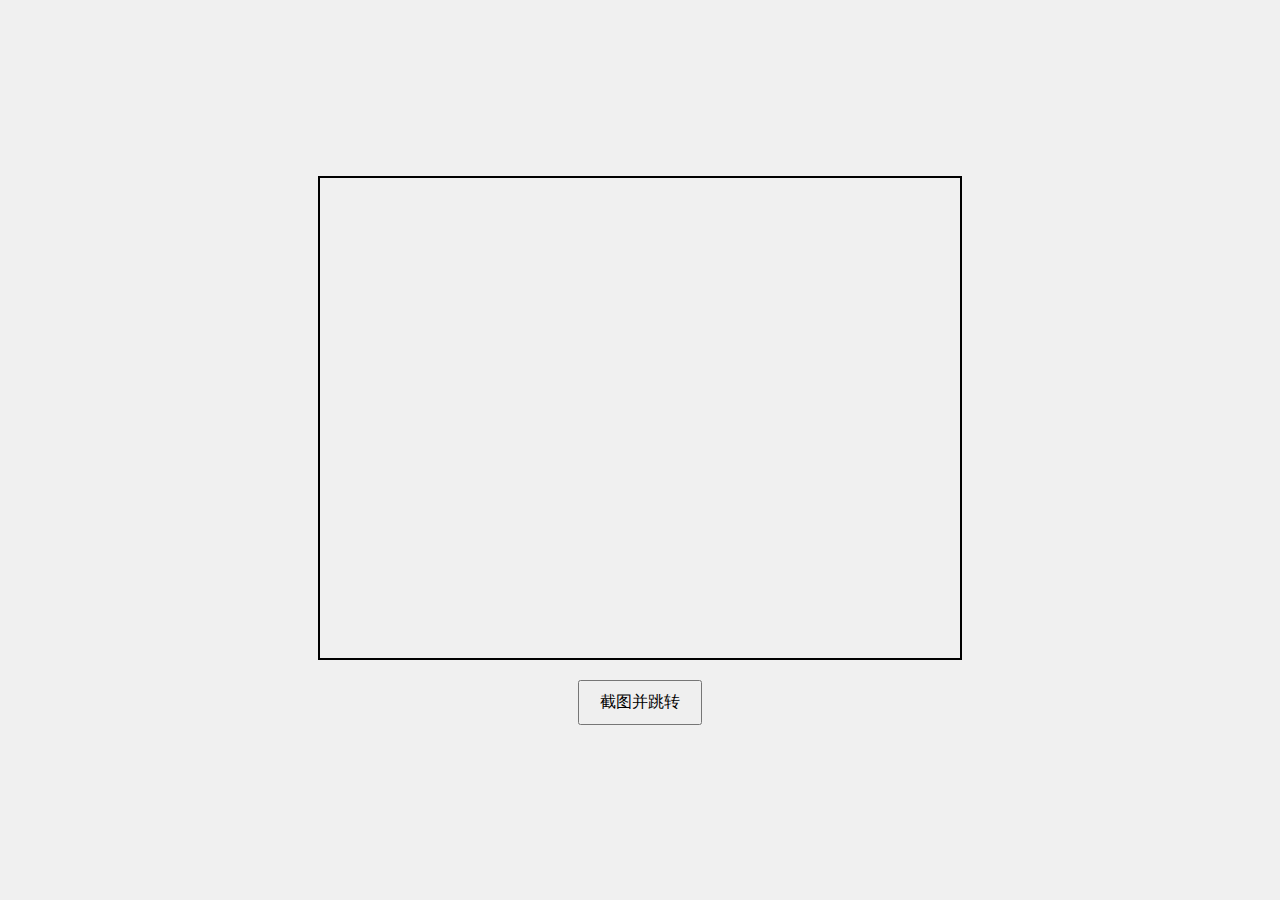
<file: camera.html>
<!DOCTYPE html>
<html lang="en">
<head>
    <meta charset="UTF-8">
    <meta name="viewport" content="width=device-width, initial-scale=1.0">
    <title>Camera Capture</title>
    <style>
        body {
            display: flex;
            flex-direction: column;
            align-items: center;
            justify-content: center;
            height: 100vh;
            margin: 0;
            background-color: #f0f0f0;
        }
        video {
            width: 640px;
            height: 480px;
            border: 2px solid #000;
        }
        canvas {
            display: none;
        }
        button {
            margin-top: 20px;
            padding: 10px 20px;
            font-size: 16px;
            cursor: pointer;
        }
    </style>
</head>
<body>
    <video id="video" autoplay></video>
    <canvas id="canvas"></canvas>
    <button id="capture">截图并跳转</button>

    <script>
        const video = document.getElementById('video');
        const canvas = document.getElementById('canvas');
        const captureButton = document.getElementById('capture');

        // 访问摄像头
        navigator.mediaDevices.getUserMedia({ video: true })
            .then(stream => {
                video.srcObject = stream;
            })
            .catch(err => {
                console.error("Error accessing camera: ", err);
                alert("无法访问摄像头，请检查权限或设备！");
            });

        // 截图并跳转
        captureButton.addEventListener('click', () => {
            // 设置 canvas 大小与视频相同
            canvas.width = video.videoWidth;
            canvas.height = video.videoHeight;

            // 绘制视频当前帧到 canvas
            const ctx = canvas.getContext('2d');
            ctx.drawImage(video, 0, 0, canvas.width, canvas.height);

            // 将截图转换为 base64 格式
            const imageData = canvas.toDataURL('image/png');

            // 将图片数据存储到 localStorage
            localStorage.setItem('capturedImage', imageData);

            // 停止摄像头
            const stream = video.srcObject;
            const tracks = stream.getTracks();
            tracks.forEach(track => track.stop());

            // 跳转到 shape.html
            window.location.href = 'shape.html';
        });
    </script>
</body>
</html>
</file>
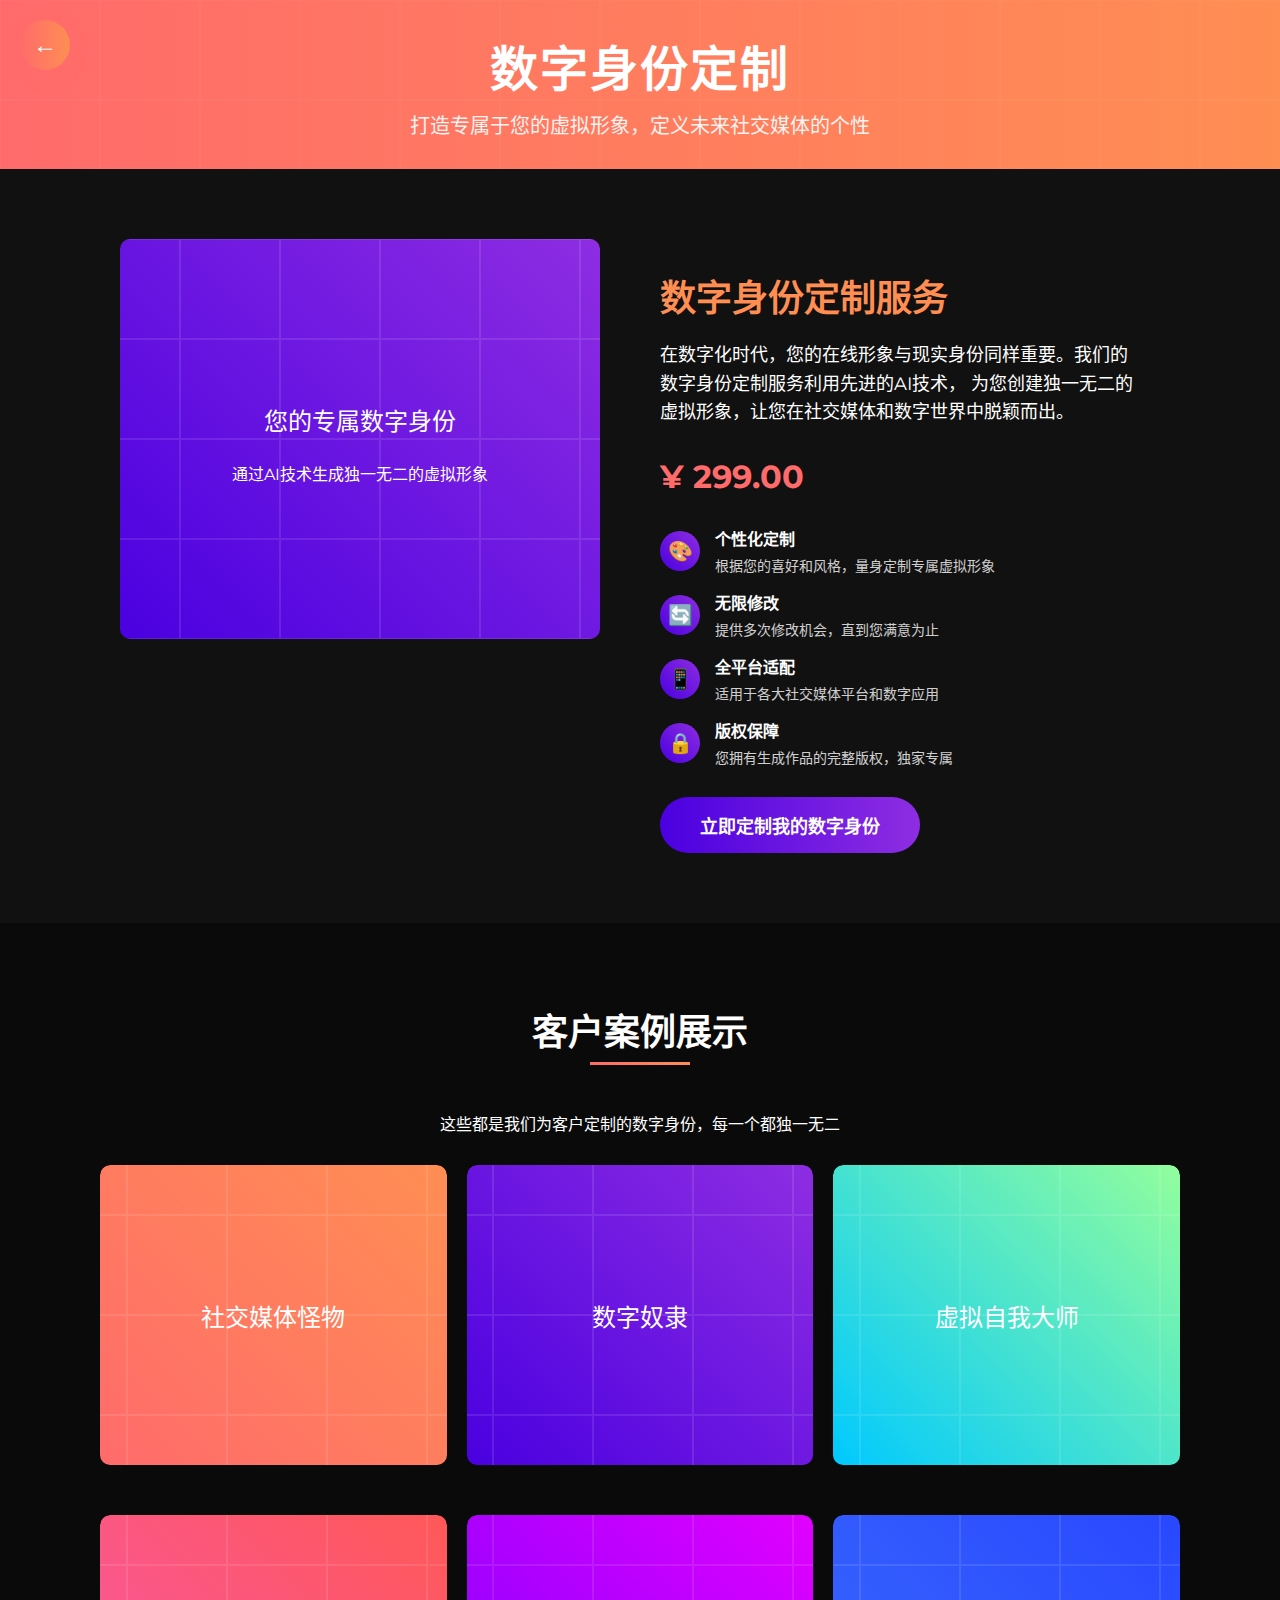
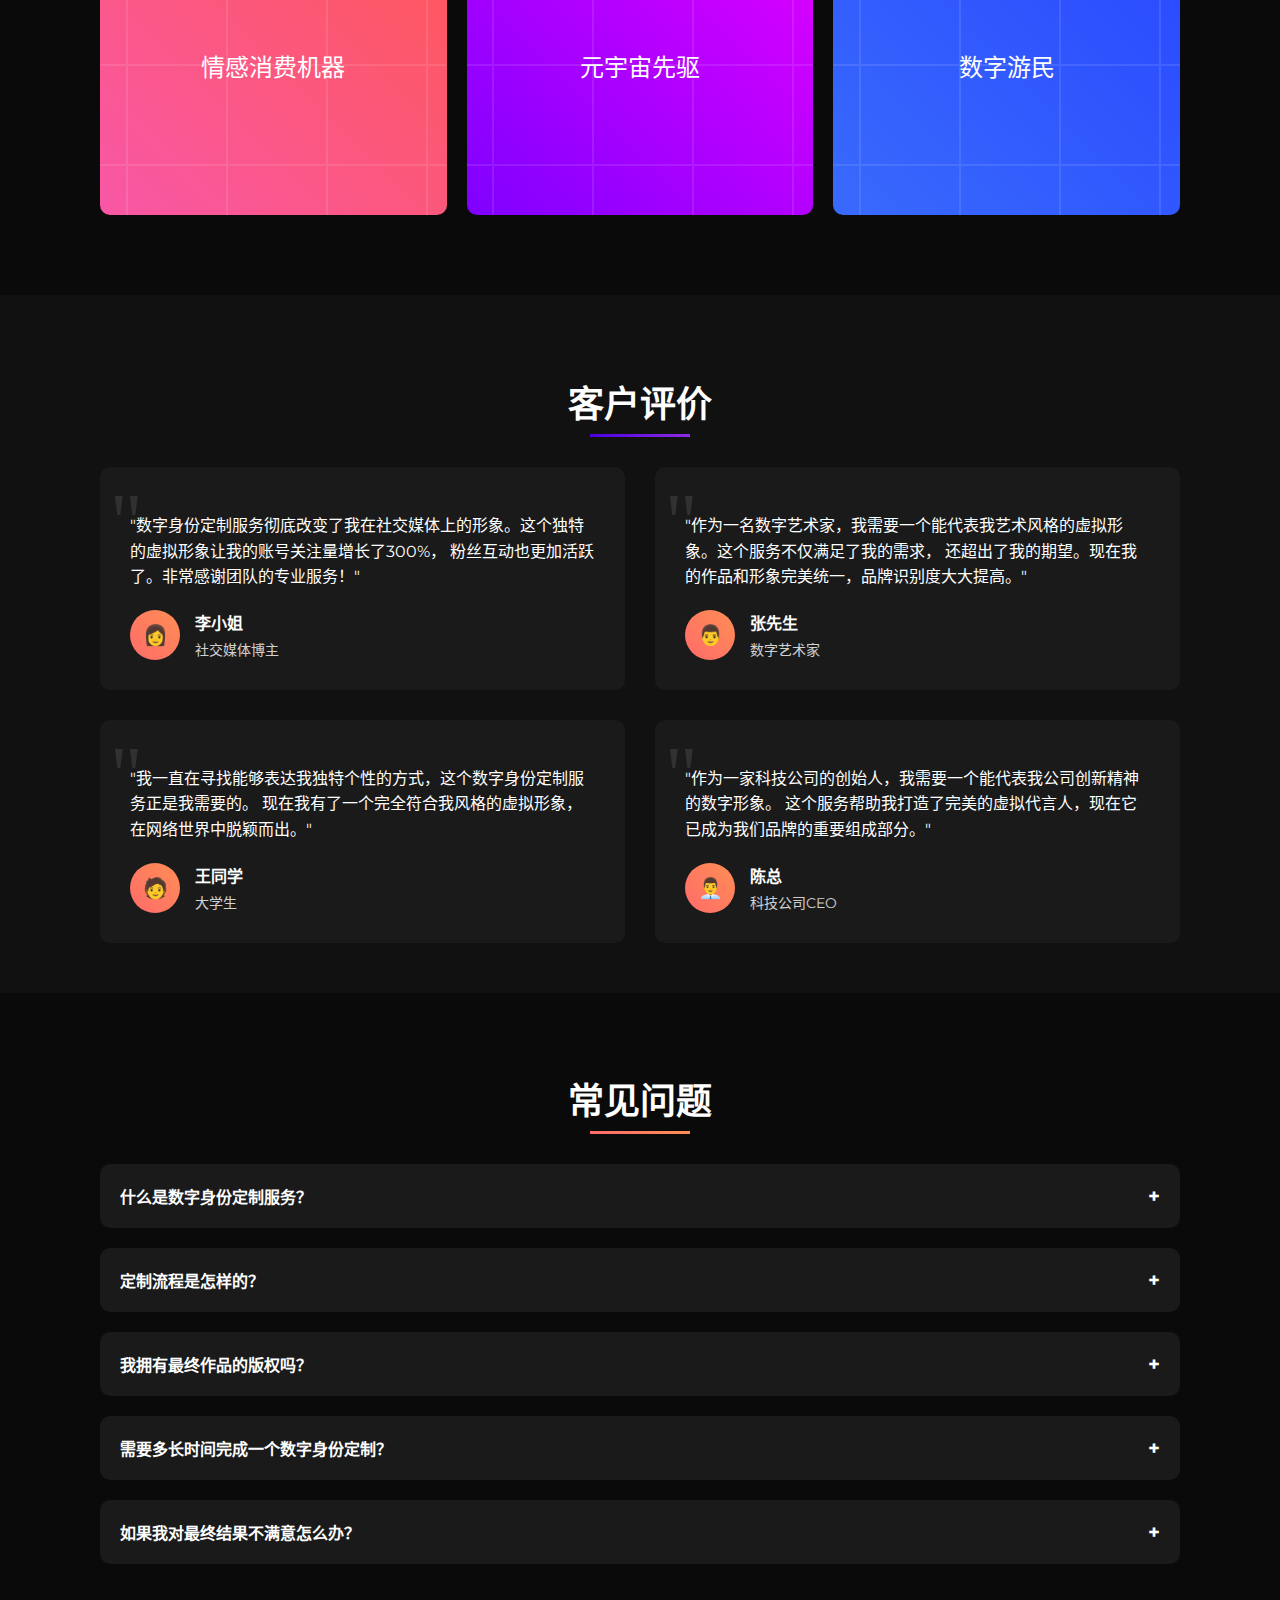
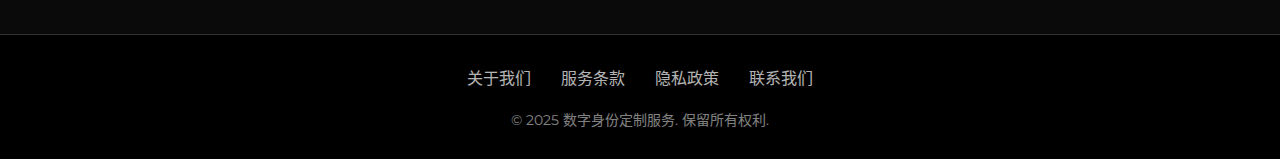
<file: digital_identity.html>
<!DOCTYPE html>
<html lang="zh-CN">
<head>
    <meta charset="UTF-8">
    <meta name="viewport" content="width=device-width, initial-scale=1.0, maximum-scale=1.0, user-scalable=no">
    <title>数字身份定制 - 专属虚拟形象</title>
    <style>
        @import url('https://fonts.googleapis.com/css2?family=Montserrat:wght@300;400;700;800&display=swap');
        
        body {
            margin: 0;
            padding: 0;
            font-family: 'Montserrat', sans-serif;
            background-color: #000;
            color: #fff;
            overflow-x: hidden;
        }
        
        .container {
            width: 1080px;
            margin: 0 auto;
            position: relative;
        }
        
        header {
            padding: 30px 0;
            text-align: center;
            background: linear-gradient(90deg, #FF6B6B, #FF8E53);
            position: relative;
            overflow: hidden;
        }
        
        header h1 {
            font-size: 48px;
            margin: 0;
            font-weight: 800;
            text-transform: uppercase;
            letter-spacing: 2px;
            position: relative;
            z-index: 2;
        }
        
        header p {
            font-size: 20px;
            margin: 10px 0 0;
            opacity: 0.9;
            position: relative;
            z-index: 2;
        }
        
        .header-bg {
            position: absolute;
            top: 0;
            left: 0;
            width: 100%;
            height: 100%;
            background: url('data:image/svg+xml;utf8,<svg xmlns="http://www.w3.org/2000/svg" width="100" height="100" viewBox="0 0 100 100"><rect width="100" height="100" fill="none" stroke="rgba(255,255,255,0.1)" stroke-width="2"/></svg>');
            opacity: 0.3;
            z-index: 1;
        }
        
        .product-showcase {
            display: flex;
            padding: 50px 0;
            background-color: #111;
        }
        
        .product-image {
            flex: 1;
            padding: 20px;
            text-align: center;
        }
        
        .product-image img {
            max-width: 100%;
            border-radius: 10px;
            box-shadow: 0 10px 30px rgba(0, 0, 0, 0.5);
            border: 3px solid #FF6B6B;
        }
        
        .product-info {
            flex: 1;
            padding: 20px 40px;
        }
        
        .product-title {
            font-size: 36px;
            font-weight: 700;
            margin-bottom: 20px;
            color: #FF8E53;
        }
        
        .product-description {
            font-size: 18px;
            line-height: 1.6;
            margin-bottom: 30px;
        }
        
        .product-price {
            font-size: 32px;
            font-weight: 700;
            color: #FF6B6B;
            margin-bottom: 30px;
        }
        
        .product-features {
            margin-bottom: 30px;
        }
        
        .feature {
            display: flex;
            align-items: center;
            margin-bottom: 15px;
        }
        
        .feature-icon {
            width: 40px;
            height: 40px;
            background: linear-gradient(45deg, #4A00E0, #8E2DE2);
            border-radius: 50%;
            display: flex;
            justify-content: center;
            align-items: center;
            margin-right: 15px;
            font-size: 20px;
        }
        
        .feature-text {
            flex: 1;
        }
        
        .feature-title {
            font-weight: 700;
            margin-bottom: 5px;
        }
        
        .feature-description {
            font-size: 14px;
            opacity: 0.8;
        }
        
        .cta-button {
            display: inline-block;
            padding: 15px 40px;
            background: linear-gradient(90deg, #4A00E0, #8E2DE2);
            color: white;
            text-decoration: none;
            border-radius: 30px;
            font-weight: 700;
            font-size: 18px;
            transition: transform 0.3s, box-shadow 0.3s;
            border: none;
            cursor: pointer;
        }
        
        .cta-button:hover {
            transform: translateY(-5px);
            box-shadow: 0 10px 20px rgba(74, 0, 224, 0.4);
        }
        
        .gallery {
            padding: 50px 0;
            text-align: center;
            background-color: #0a0a0a;
        }
        
        .gallery h2 {
            font-size: 36px;
            margin-bottom: 40px;
            position: relative;
            display: inline-block;
        }
        
        .gallery h2:after {
            content: '';
            position: absolute;
            bottom: -10px;
            left: 50%;
            transform: translateX(-50%);
            width: 100px;
            height: 3px;
            background: linear-gradient(90deg, #FF6B6B, #FF8E53);
        }
        
        .gallery-grid {
            display: grid;
            grid-template-columns: repeat(3, 1fr);
            gap: 20px;
            margin-top: 30px;
        }
        
        .gallery-item {
            position: relative;
            overflow: hidden;
            border-radius: 10px;
            cursor: pointer;
            transition: transform 0.3s;
        }
        
        .gallery-item:hover {
            transform: scale(1.05);
        }
        
        .gallery-item img {
            width: 100%;
            height: 300px;
            object-fit: cover;
            display: block;
        }
        
        .gallery-item-overlay {
            position: absolute;
            bottom: 0;
            left: 0;
            right: 0;
            background: linear-gradient(to top, rgba(0,0,0,0.8), transparent);
            padding: 20px;
            transform: translateY(100%);
            transition: transform 0.3s;
        }
        
        .gallery-item:hover .gallery-item-overlay {
            transform: translateY(0);
        }
        
        .gallery-item-title {
            font-weight: 700;
            margin-bottom: 5px;
        }
        
        .gallery-item-description {
            font-size: 14px;
            opacity: 0.8;
        }
        
        .testimonials {
            padding: 50px 0;
            background-color: #111;
            text-align: center;
        }
        
        .testimonials h2 {
            font-size: 36px;
            margin-bottom: 40px;
            position: relative;
            display: inline-block;
        }
        
        .testimonials h2:after {
            content: '';
            position: absolute;
            bottom: -10px;
            left: 50%;
            transform: translateX(-50%);
            width: 100px;
            height: 3px;
            background: linear-gradient(90deg, #4A00E0, #8E2DE2);
        }
        
        .testimonial-grid {
            display: grid;
            grid-template-columns: repeat(2, 1fr);
            gap: 30px;
        }
        
        .testimonial {
            background-color: #1a1a1a;
            border-radius: 10px;
            padding: 30px;
            text-align: left;
            position: relative;
        }
        
        .testimonial:before {
            content: '"';
            position: absolute;
            top: 10px;
            left: 10px;
            font-size: 80px;
            color: rgba(255, 255, 255, 0.1);
            font-family: serif;
        }
        
        .testimonial-text {
            font-size: 16px;
            line-height: 1.6;
            margin-bottom: 20px;
        }
        
        .testimonial-author {
            display: flex;
            align-items: center;
        }
        
        .testimonial-avatar {
            width: 50px;
            height: 50px;
            border-radius: 50%;
            margin-right: 15px;
            background: linear-gradient(45deg, #FF6B6B, #FF8E53);
            display: flex;
            justify-content: center;
            align-items: center;
            font-size: 20px;
        }
        
        .testimonial-info {
            flex: 1;
        }
        
        .testimonial-name {
            font-weight: 700;
            margin-bottom: 5px;
        }
        
        .testimonial-role {
            font-size: 14px;
            opacity: 0.8;
        }
        
        .faq {
            padding: 50px 0;
            background-color: #0a0a0a;
        }
        
        .faq h2 {
            font-size: 36px;
            margin-bottom: 40px;
            text-align: center;
            position: relative;
            display: inline-block;
            left: 50%;
            transform: translateX(-50%);
        }
        
        .faq h2:after {
            content: '';
            position: absolute;
            bottom: -10px;
            left: 50%;
            transform: translateX(-50%);
            width: 100px;
            height: 3px;
            background: linear-gradient(90deg, #FF6B6B, #FF8E53);
        }
        
        .faq-item {
            margin-bottom: 20px;
            border-radius: 10px;
            overflow: hidden;
        }
        
        .faq-question {
            background-color: #1a1a1a;
            padding: 20px;
            font-weight: 700;
            cursor: pointer;
            display: flex;
            justify-content: space-between;
            align-items: center;
        }
        
        .faq-question:after {
            content: '+';
            font-size: 20px;
        }
        
        .faq-answer {
            background-color: #222;
            padding: 0 20px;
            max-height: 0;
            overflow: hidden;
            transition: max-height 0.3s, padding 0.3s;
        }
        
        .faq-item.active .faq-question:after {
            content: '-';
        }
        
        .faq-item.active .faq-answer {
            padding: 20px;
            max-height: 1000px;
        }
        
        footer {
            padding: 30px 0;
            text-align: center;
            background-color: #000;
            border-top: 1px solid #333;
        }
        
        .footer-links {
            display: flex;
            justify-content: center;
            margin-bottom: 20px;
        }
        
        .footer-link {
            margin: 0 15px;
            color: #fff;
            text-decoration: none;
            opacity: 0.7;
            transition: opacity 0.3s;
        }
        
        .footer-link:hover {
            opacity: 1;
        }
        
        .copyright {
            opacity: 0.5;
            font-size: 14px;
        }
        
        .back-button {
            position: fixed;
            top: 20px;
            left: 20px;
            background: linear-gradient(90deg, #FF6B6B, #FF8E53);
            color: white;
            border: none;
            border-radius: 50%;
            width: 50px;
            height: 50px;
            font-size: 24px;
            cursor: pointer;
            display: flex;
            justify-content: center;
            align-items: center;
            box-shadow: 0 5px 15px rgba(255, 107, 107, 0.4);
            transition: transform 0.3s, box-shadow 0.3s;
            z-index: 1000;
        }
        
        .back-button:hover {
            transform: translateY(-3px);
            box-shadow: 0 8px 20px rgba(255, 107, 107, 0.6);
        }
        
        /* 生成的图片样式 */
        .generated-image {
            width: 100%;
            height: 400px;
            background: linear-gradient(45deg, #4A00E0, #8E2DE2);
            border-radius: 10px;
            display: flex;
            justify-content: center;
            align-items: center;
            color: white;
            font-size: 24px;
            margin-bottom: 30px;
            position: relative;
            overflow: hidden;
        }
        
        .generated-image:before {
            content: '';
            position: absolute;
            width: 200%;
            height: 200%;
            background: url('data:image/svg+xml;utf8,<svg xmlns="http://www.w3.org/2000/svg" width="100" height="100" viewBox="0 0 100 100"><rect width="100" height="100" fill="none" stroke="rgba(255,255,255,0.1)" stroke-width="2"/></svg>');
            animation: backgroundScroll 20s linear infinite;
        }
        
        @keyframes backgroundScroll {
            0% { transform: translateX(0) translateY(0); }
            100% { transform: translateX(-50%) translateY(-50%); }
        }
        
        .generated-image-text {
            position: relative;
            z-index: 2;
            text-align: center;
            padding: 0 20px;
        }
    </style>
</head>
<body>
    <button class="back-button" onclick="window.location.href='index.html'">&larr;</button>
    
    <header>
        <div class="header-bg"></div>
        <div class="container">
            <h1>数字身份定制</h1>
            <p>打造专属于您的虚拟形象，定义未来社交媒体的个性</p>
        </div>
    </header>
    
    <section class="product-showcase">
        <div class="container" style="display: flex;">
            <div class="product-image">
                <div class="generated-image">
                    <div class="generated-image-text">
                        <p>您的专属数字身份</p>
                        <p style="font-size: 16px;">通过AI技术生成独一无二的虚拟形象</p>
                    </div>
                </div>
            </div>
            
            <div class="product-info">
                <h2 class="product-title">数字身份定制服务</h2>
                <p class="product-description">
                    在数字化时代，您的在线形象与现实身份同样重要。我们的数字身份定制服务利用先进的AI技术，
                    为您创建独一无二的虚拟形象，让您在社交媒体和数字世界中脱颖而出。
                </p>
                <div class="product-price">¥ 299.00</div>
                
                <div class="product-features">
                    <div class="feature">
                        <div class="feature-icon">🎨</div>
                        <div class="feature-text">
                            <div class="feature-title">个性化定制</div>
                            <div class="feature-description">根据您的喜好和风格，量身定制专属虚拟形象</div>
                        </div>
                    </div>
                    
                    <div class="feature">
                        <div class="feature-icon">🔄</div>
                        <div class="feature-text">
                            <div class="feature-title">无限修改</div>
                            <div class="feature-description">提供多次修改机会，直到您满意为止</div>
                        </div>
                    </div>
                    
                    <div class="feature">
                        <div class="feature-icon">📱</div>
                        <div class="feature-text">
                            <div class="feature-title">全平台适配</div>
                            <div class="feature-description">适用于各大社交媒体平台和数字应用</div>
                        </div>
                    </div>
                    
                    <div class="feature">
                        <div class="feature-icon">🔒</div>
                        <div class="feature-text">
                            <div class="feature-title">版权保障</div>
                            <div class="feature-description">您拥有生成作品的完整版权，独家专属</div>
                        </div>
                    </div>
                </div>
                
                <button class="cta-button">立即定制我的数字身份</button>
            </div>
        </div>
    </section>
    
    <section class="gallery">
        <div class="container">
            <h2>客户案例展示</h2>
            <p>这些都是我们为客户定制的数字身份，每一个都独一无二</p>
            
            <div class="gallery-grid">
                <div class="gallery-item">
                    <div class="generated-image" style="height: 300px; background: linear-gradient(45deg, #FF6B6B, #FF8E53);">
                        <div class="generated-image-text">
                            <p>社交媒体怪物</p>
                        </div>
                    </div>
                    <div class="gallery-item-overlay">
                        <div class="gallery-item-title">社交媒体怪物</div>
                        <div class="gallery-item-description">为社交媒体达人打造的独特数字身份</div>
                    </div>
                </div>
                
                <div class="gallery-item">
                    <div class="generated-image" style="height: 300px; background: linear-gradient(45deg, #4A00E0, #8E2DE2);">
                        <div class="generated-image-text">
                            <p>数字奴隶</p>
                        </div>
                    </div>
                    <div class="gallery-item-overlay">
                        <div class="gallery-item-title">数字奴隶</div>
                        <div class="gallery-item-description">探索数字世界与现实边界的艺术作品</div>
                    </div>
                </div>
                
                <div class="gallery-item">
                    <div class="generated-image" style="height: 300px; background: linear-gradient(45deg, #00C9FF, #92FE9D);">
                        <div class="generated-image-text">
                            <p>虚拟自我大师</p>
                        </div>
                    </div>
                    <div class="gallery-item-overlay">
                        <div class="gallery-item-title">虚拟自我大师</div>
                        <div class="gallery-item-description">为数字艺术家定制的专业形象</div>
                    </div>
                </div>
                
                <div class="gallery-item">
                    <div class="generated-image" style="height: 300px; background: linear-gradient(45deg, #F857A6, #FF5858);">
                        <div class="generated-image-text">
                            <p>情感消费机器</p>
                        </div>
                    </div>
                    <div class="gallery-item-overlay">
                        <div class="gallery-item-title">情感消费机器</div>
                        <div class="gallery-item-description">探讨数字时代情感价值的概念作品</div>
                    </div>
                </div>
                
                <div class="gallery-item">
                    <div class="generated-image" style="height: 300px; background: linear-gradient(45deg, #7F00FF, #E100FF);">
                        <div class="generated-image-text">
                            <p>元宇宙先驱</p>
                        </div>
                    </div>
                    <div class="gallery-item-overlay">
                        <div class="gallery-item-title">元宇宙先驱</div>
                        <div class="gallery-item-description">为元宇宙爱好者打造的前卫形象</div>
                    </div>
                </div>
                
                <div class="gallery-item">
                    <div class="generated-image" style="height: 300px; background: linear-gradient(45deg, #396afc, #2948ff);">
                        <div class="generated-image-text">
                            <p>数字游民</p>
                        </div>
                    </div>
                    <div class="gallery-item-overlay">
                        <div class="gallery-item-title">数字游民</div>
                        <div class="gallery-item-description">自由职业者的数字化身份表达</div>
                    </div>
                </div>
            </div>
        </div>
    </section>
    
    <section class="testimonials">
        <div class="container">
            <h2>客户评价</h2>
            
            <div class="testimonial-grid">
                <div class="testimonial">
                    <p class="testimonial-text">
                        "数字身份定制服务彻底改变了我在社交媒体上的形象。这个独特的虚拟形象让我的账号关注量增长了300%，
                        粉丝互动也更加活跃了。非常感谢团队的专业服务！"
                    </p>
                    <div class="testimonial-author">
                        <div class="testimonial-avatar">👩</div>
                        <div class="testimonial-info">
                            <div class="testimonial-name">李小姐</div>
                            <div class="testimonial-role">社交媒体博主</div>
                        </div>
                    </div>
                </div>
                
                <div class="testimonial">
                    <p class="testimonial-text">
                        "作为一名数字艺术家，我需要一个能代表我艺术风格的虚拟形象。这个服务不仅满足了我的需求，
                        还超出了我的期望。现在我的作品和形象完美统一，品牌识别度大大提高。"
                    </p>
                    <div class="testimonial-author">
                        <div class="testimonial-avatar">👨</div>
                        <div class="testimonial-info">
                            <div class="testimonial-name">张先生</div>
                            <div class="testimonial-role">数字艺术家</div>
                        </div>
                    </div>
                </div>
                
                <div class="testimonial">
                    <p class="testimonial-text">
                        "我一直在寻找能够表达我独特个性的方式，这个数字身份定制服务正是我需要的。
                        现在我有了一个完全符合我风格的虚拟形象，在网络世界中脱颖而出。"
                    </p>
                    <div class="testimonial-author">
                        <div class="testimonial-avatar">🧑</div>
                        <div class="testimonial-info">
                            <div class="testimonial-name">王同学</div>
                            <div class="testimonial-role">大学生</div>
                        </div>
                    </div>
                </div>
                
                <div class="testimonial">
                    <p class="testimonial-text">
                        "作为一家科技公司的创始人，我需要一个能代表我公司创新精神的数字形象。
                        这个服务帮助我打造了完美的虚拟代言人，现在它已成为我们品牌的重要组成部分。"
                    </p>
                    <div class="testimonial-author">
                        <div class="testimonial-avatar">👨‍💼</div>
                        <div class="testimonial-info">
                            <div class="testimonial-name">陈总</div>
                            <div class="testimonial-role">科技公司CEO</div>
                        </div>
                    </div>
                </div>
            </div>
        </div>
    </section>
    
    <section class="faq">
        <div class="container">
            <h2>常见问题</h2>
            
            <div class="faq-item">
                <div class="faq-question">什么是数字身份定制服务？</div>
                <div class="faq-answer">
                    <p>数字身份定制服务是利用AI技术为您创建独特的虚拟形象，这个形象可以用于社交媒体、个人品牌建设、数字艺术创作等多种场景。我们会根据您的喜好、风格和需求，量身定制一个专属于您的数字身份。</p>
                </div>
            </div>
            
            <div class="faq-item">
                <div class="faq-question">定制流程是怎样的？</div>
                <div class="faq-answer">
                    <p>定制流程包括：1) 填写需求问卷，告诉我们您的喜好和期望；2) 我们的设计师团队根据您的需求进行初步设计；3) 您提供反馈和修改意见；4) 我们进行调整直到您满意；5) 最终交付高质量的数字身份作品。</p>
                </div>
            </div>
            
            <div class="faq-item">
                <div class="faq-question">我拥有最终作品的版权吗？</div>
                <div class="faq-answer">
                    <p>是的，您拥有我们为您创建的数字身份的完整版权。您可以在任何平台使用它，也可以将其用于商业目的，没有任何限制。</p>
                </div>
            </div>
            
            <div class="faq-item">
                <div class="faq-question">需要多长时间完成一个数字身份定制？</div>
                <div class="faq-answer">
                    <p>通常情况下，从开始到完成一个数字身份定制需要7-10个工作日。如果您有特殊需求或者需要加急服务，请在订购时告知我们。</p>
                </div>
            </div>
            
            <div class="faq-item">
                <div class="faq-question">如果我对最终结果不满意怎么办？</div>
                <div class="faq-answer">
                    <p>我们提供无限次修改，直到您满意为止。如果经过多次修改后您仍然不满意，我们提供全额退款保证。客户满意度是我们最重视的。</p>
                </div>
            </div>
        </div>
    </section>
    
    <footer>
        <div class="container">
            <div class="footer-links">
                <a href="#" class="footer-link">关于我们</a>
                <a href="#" class="footer-link">服务条款</a>
                <a href="#" class="footer-link">隐私政策</a>
                <a href="#" class="footer-link">联系我们</a>
            </div>
            <div class="copyright">© 2025 数字身份定制服务. 保留所有权利.</div>
        </div>
    </footer>
    
    <script>
        // FAQ 交互
        document.querySelectorAll('.faq-question').forEach(question => {
            question.addEventListener('click', () => {
                const item = question.parentElement;
                item.classList.toggle('active');
            });
        });
        
        // 返回按钮功能
        document.querySelector('.back-button').addEventListener('click', () => {
            window.location.href = 'index.html';
        });
        
        // CTA按钮功能
        document.querySelector('.cta-button').addEventListener('click', () => {
            alert('感谢您的兴趣！我们的定制服务即将开放，请稍后再试。');
        });
        
        // 图库项目点击效果
        document.querySelectorAll('.gallery-item').forEach(item => {
            item.addEventListener('click', () => {
                alert('这是我们的客户案例，您也可以拥有类似的定制数字身份！');
            });
        });
    </script>
</body>
</html>
</file>
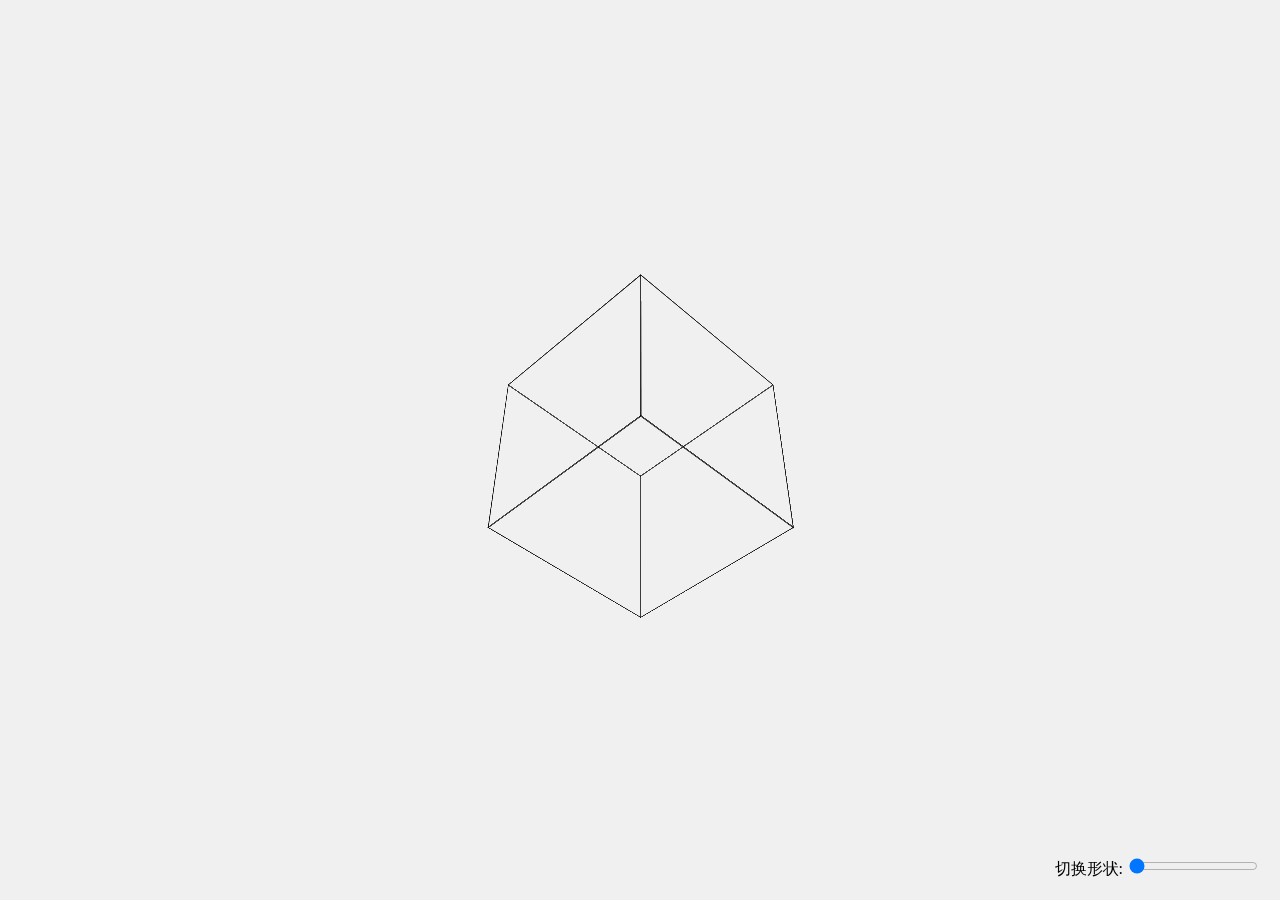
<file: shape.html>
<!DOCTYPE html>
<html lang="en">
<head>
    <meta charset="UTF-8">
    <meta name="viewport" content="width=device-width, initial-scale=1.0">
    <title>3D Shape with Captured Image</title>
    <style>
        body {
            display: flex;
            flex-direction: column;
            justify-content: center;
            align-items: center;
            height: 100vh;
            margin: 0;
            background-color: #f0f0f0;
            perspective: 1000px;
            position: relative;
        }

        .controls {
            position: absolute;
            bottom: 20px;
            right: 20px;
            margin: 0;
        }

        .shape-container {
            position: relative;
            width: 200px;
            height: 200px;
            transform-style: preserve-3d;
            transform: rotateX(45deg) rotateY(45deg);
            transition: transform 0.5s;
            animation: rotate 10s infinite linear;
        }

        .cube, .tetrahedron, .sphere {
            position: absolute;
            width: 200px;
            height: 200px;
            transform-style: preserve-3d;
        }

        .tetrahedron {
            transform: translateZ(-100px);
        }

        .face {
            position: absolute;
            width: 200px;
            height: 200px;
            background-size: 1200px 200px;
            border: 1px solid #000;
            opacity: 0.9;
        }

        .cube .front  { transform: translateZ(100px); background-position: 0 0; }
        .cube .right  { transform: rotateY(90deg) translateZ(100px); background-position: -200px 0; }
        .cube .back   { transform: rotateY(180deg) translateZ(100px); background-position: -400px 0; }
        .cube .left   { transform: rotateY(-90deg) translateZ(100px); background-position: -600px 0; }
        .cube .top    { transform: rotateX(90deg) translateZ(100px); background-position: -800px 0; }
        .cube .bottom { transform: rotateX(-90deg) translateZ(100px); background-position: -1000px 0; }

        .tetrahedron .face1 { 
            transform: rotateX(-35.26deg) translateZ(115px); 
            background-position: 0 0; 
            clip-path: polygon(50% 0%, 0% 100%, 100% 100%);
        }
        .tetrahedron .face2 { 
            transform: rotateX(35.26deg) translateZ(115px); 
            background-position: -200px 0; 
            clip-path: polygon(50% 0%, 0% 100%, 100% 100%);
        }
        .tetrahedron .face3 { 
            transform: rotateY(90deg) rotateX(35.26deg) translateZ(115px); 
            background-position: -400px 0; 
            clip-path: polygon(50% 0%, 0% 100%, 100% 100%);
        }
        .tetrahedron .face4 { 
            transform: rotateY(-90deg) rotateX(35.26deg) translateZ(115px); 
            background-position: -600px 0; 
            clip-path: polygon(50% 0%, 0% 100%, 100% 100%);
        }

        .sphere .face1 { transform: rotateY(0deg) rotateX(0deg) translateZ(100px); background-position: 0 0; border-radius: 50%; }
        .sphere .face2 { transform: rotateY(45deg) rotateX(0deg) translateZ(100px); background-position: -150px 0; border-radius: 50%; }
        .sphere .face3 { transform: rotateY(90deg) rotateX(0deg) translateZ(100px); background-position: -300px 0; border-radius: 50%; }
        .sphere .face4 { transform: rotateY(135deg) rotateX(0deg) translateZ(100px); background-position: -450px 0; border-radius: 50%; }
        .sphere .face5 { transform: rotateY(180deg) rotateX(0deg) translateZ(100px); background-position: -600px 0; border-radius: 50%; }
        .sphere .face6 { transform: rotateY(225deg) rotateX(0deg) translateZ(100px); background-position: -750px 0; border-radius: 50%; }
        .sphere .face7 { transform: rotateY(270deg) rotateX(0deg) translateZ(100px); background-position: -900px 0; border-radius: 50%; }
        .sphere .face8 { transform: rotateY(315deg) rotateX(0deg) translateZ(100px); background-position: -1050px 0; border-radius: 50%; }

        @keyframes rotate {
            from { transform: rotateX(45deg) rotateY(45deg); }
            to { transform: rotateX(45deg) rotateY(405deg); }
        }
    </style>
</head>
<body>
    <div class="controls">
        <label for="shapeSelector">切换形状: </label>
        <input type="range" id="shapeSelector" min="0" max="2" value="0" step="1">
    </div>
    <div class="shape-container">
        <div class="cube">
            <div class="face front"></div>
            <div class="face right"></div>
            <div class="face back"></div>
            <div class="face left"></div>
            <div class="face top"></div>
            <div class="face bottom"></div>
        </div>
        <div class="tetrahedron">
            <div class="face face1"></div>
            <div class="face face2"></div>
            <div class="face face3"></div>
            <div class="face face4"></div>
        </div>
        <div class="sphere">
            <div class="face face1"></div>
            <div class="face face2"></div>
            <div class="face face3"></div>
            <div class="face face4"></div>
            <div class="face face5"></div>
            <div class="face face6"></div>
            <div class="face face7"></div>
            <div class="face face8"></div>
        </div>
    </div>

    <script>
        const shapeContainer = document.querySelector('.shape-container');
        const shapeSelector = document.getElementById('shapeSelector');
        const cube = document.querySelector('.cube');
        const tetrahedron = document.querySelector('.tetrahedron');
        const sphere = document.querySelector('.sphere');

        // 从 localStorage 获取截图
        const capturedImage = localStorage.getItem('capturedImage');
        const faces = document.querySelectorAll('.face');

        if (capturedImage) {
            faces.forEach(face => {
                face.style.backgroundImage = `url(${capturedImage})`;
            });

            // 动态调整 background-size
            const img = new Image();
            img.src = capturedImage;
            img.onload = function() {
                const faceWidth = 200;
                const totalWidth = faceWidth * 6;
                const scale = totalWidth / img.width;
                const backgroundSize = `${totalWidth}px ${img.height * scale}px`;

                faces.forEach(face => {
                    face.style.backgroundSize = backgroundSize;
                });
            };
        }

        // 滑块切换形状
        shapeSelector.addEventListener('input', function() {
            const shapeIndex = parseInt(this.value);
            cube.style.display = shapeIndex === 0 ? 'block' : 'none';
            tetrahedron.style.display = shapeIndex === 1 ? 'block' : 'none';
            sphere.style.display = shapeIndex === 2 ? 'block' : 'none';
        });

        // 初始设置
        cube.style.display = 'block';
        tetrahedron.style.display = 'none';
        sphere.style.display = 'none';
    </script>
</body>
</html>
</file>
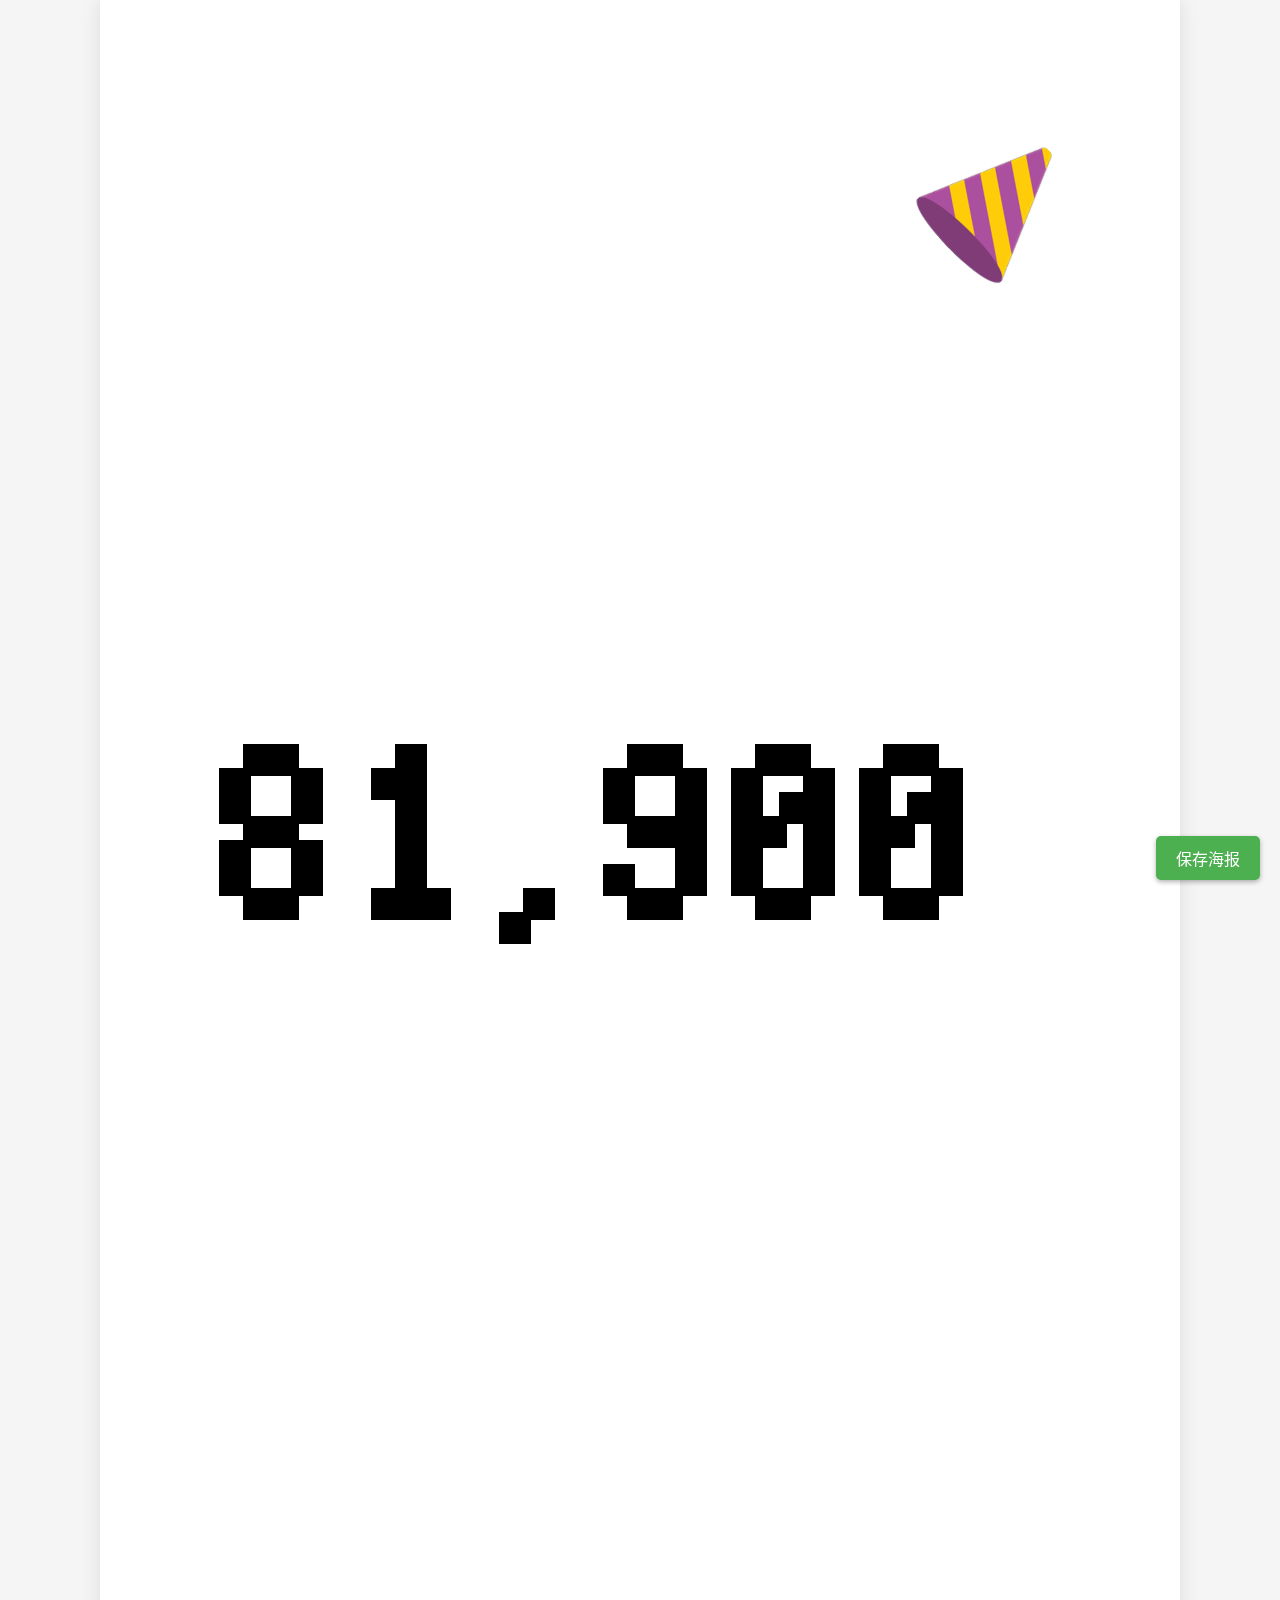
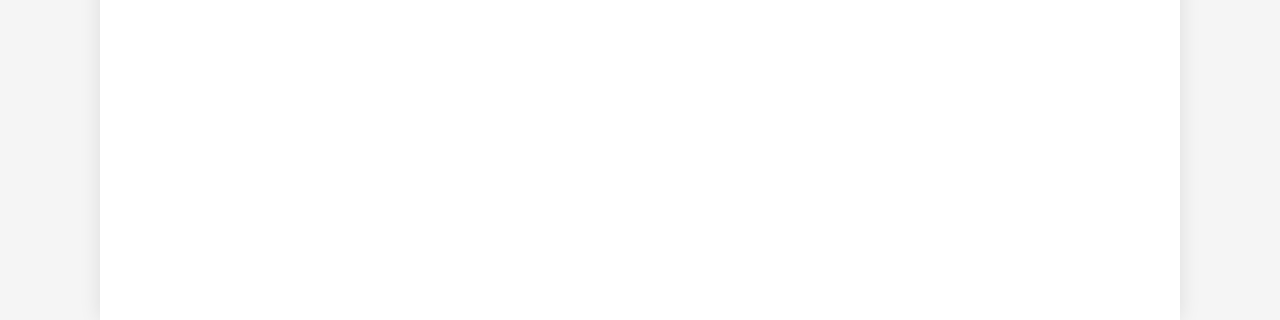
<file: poster_files/step5.html>
<!DOCTYPE html>
<html lang="zh-CN">
<head>
    <meta charset="UTF-8">
    <meta name="viewport" content="width=device-width, initial-scale=1.0">
    <title>销售海报</title>
    <link rel="stylesheet" href="styles.css">
</head>
<body>
    <div class="poster-container">
        <!-- 顶部文字区域 -->
        <div class="top-text-container">
            <div class="pixel-text" id="text-deal">成交量</div>
            <div class="pixel-text" id="text-record">历史新高</div>
        </div>

        <!-- 中间数字区域 -->
        <div class="middle-text-container">
            <div class="number-wrapper">
                <span class="pixel-text" id="text-number">200000</span>
                <span class="pixel-text" id="text-plus">+</span>
                <span class="pixel-text" id="text-unit">件</span>
            </div>
        </div>

        <!-- 底部横幅区域 -->
        <div class="bottom-banner-container">
            <div class="rays rays-top">
                <div class="ray ray-1"></div>
                <div class="ray ray-2"></div>
                <div class="ray ray-3"></div>
                <div class="ray ray-4"></div>
                <div class="ray ray-5"></div>
                <div class="ray ray-6"></div>
                <div class="ray ray-7"></div>
            </div>
            <div class="banner">
                <div class="pixel-text" id="text-congrats">恭喜获得销售冠军</div>
            </div>
            <div class="rays rays-bottom">
                <div class="ray ray-1"></div>
                <div class="ray ray-2"></div>
                <div class="ray ray-3"></div>
                <div class="ray ray-4"></div>
                <div class="ray ray-5"></div>
                <div class="ray ray-6"></div>
                <div class="ray ray-7"></div>
            </div>
        </div>

        <!-- 礼花筒（放置在右上角） -->
        <img src="images/lihuatong.png" alt="礼花筒" class="lihuatong">
    </div>

    <!-- 引入礼花筒 JS 脚本 -->
    <script src="scripts.js"></script>
    <!-- 添加自动跳转脚本 -->
    <script>
        window.onload = function() {
            setTimeout(function() {
                window.location.href = '../index.html'; // 跳转到上一级目录的 index.html
            }, 10000); // 10秒后跳转
        };
    </script>
</body>
</html>
</file>
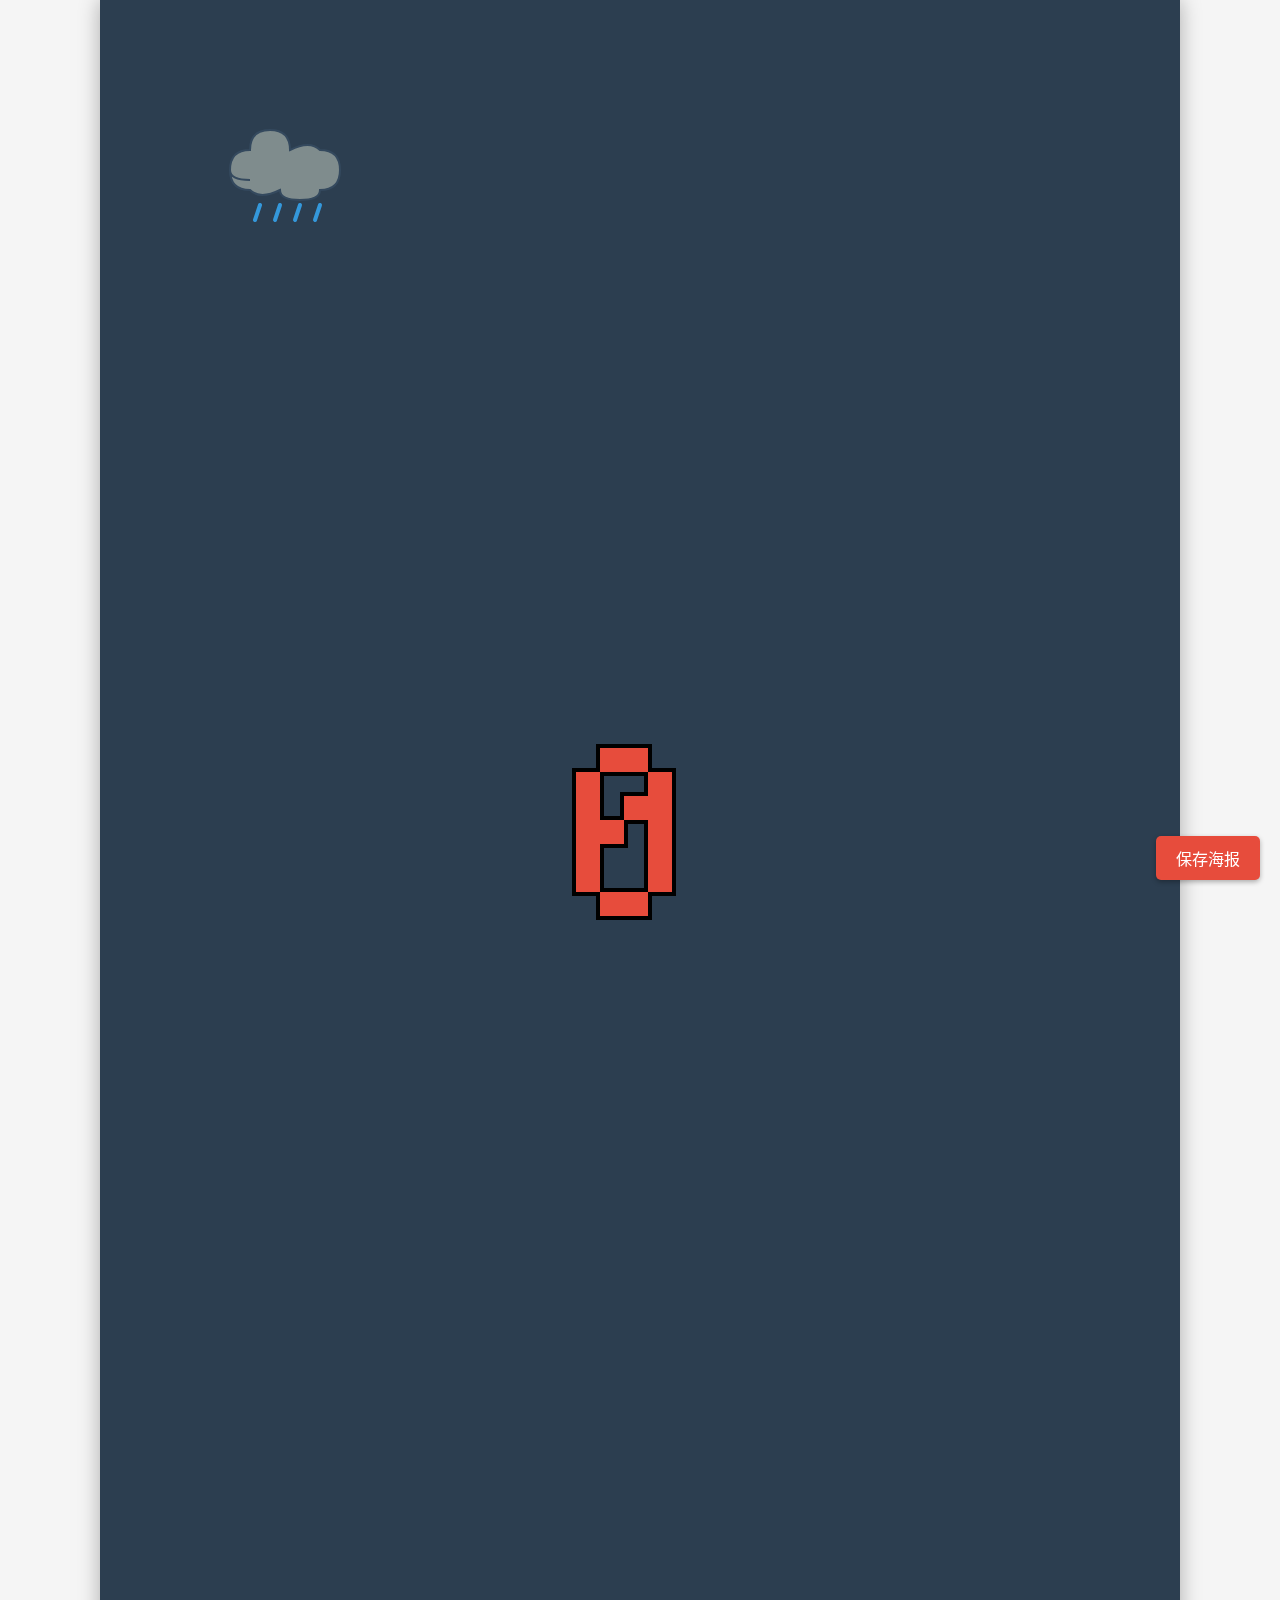
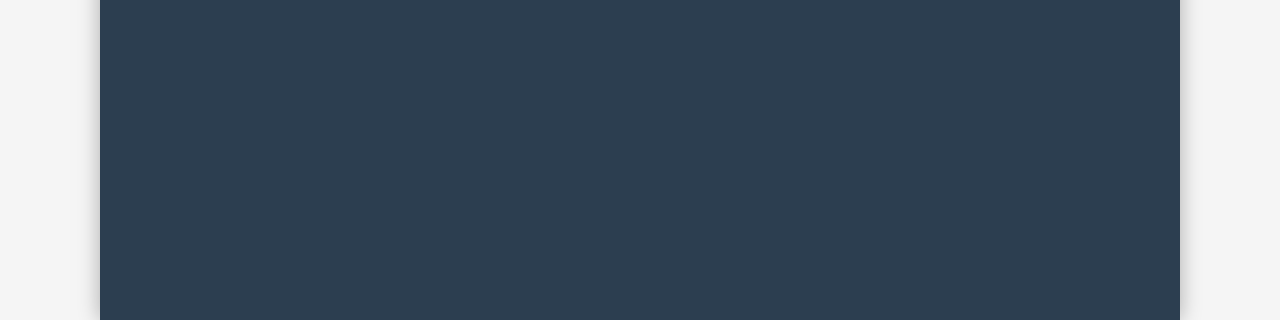
<file: poster_files2/step6.html>
<!DOCTYPE html>
<html lang="zh-CN">
<head>
    <meta charset="UTF-8">
    <meta name="viewport" content="width=device-width, initial-scale=1.0">
    <title>销售失败海报</title>
    <link rel="stylesheet" href="failure-styles.css">
</head>
<body>
    <div class="poster-container">
        <!-- 顶部文字区域 -->
        <div class="top-text-container">
            <div class="pixel-text" id="text-deal">销售业绩</div>
            <div class="pixel-text" id="text-record">历史新低</div>
        </div>

        <!-- 中间数字区域 -->
        <div class="middle-text-container">
            <div class="number-wrapper">
                <span class="pixel-text" id="text-number">0</span>
                <span class="pixel-text" id="text-unit">件</span>
            </div>
        </div>
        
        <!-- 失败文字区域 -->
        <div class="failure-text-container">
            <div class="pixel-text" id="text-failure">销售失败</div>
            <div class="sad-face" id="sad-face">😢</div>
        </div>

        <!-- 底部横幅区域 -->
        <div class="bottom-banner-container">
            <div class="rays rays-top">
                <div class="ray ray-1"></div>
                <div class="ray ray-2"></div>
                <div class="ray ray-3"></div>
                <div class="ray ray-4"></div>
                <div class="ray ray-5"></div>
                <div class="ray ray-6"></div>
                <div class="ray ray-7"></div>
            </div>
            <div class="banner">
                <div class="pixel-text" id="text-congrats">销售目标未达成</div>
            </div>
            <div class="rays rays-bottom">
                <div class="ray ray-1"></div>
                <div class="ray ray-2"></div>
                <div class="ray ray-3"></div>
                <div class="ray ray-4"></div>
                <div class="ray ray-5"></div>
                <div class="ray ray-6"></div>
                <div class="ray ray-7"></div>
            </div>
        </div>

        <!-- 雨云容器 - 将包含多个雨云 -->
        <div id="clouds-container"></div>
    </div>

    <!-- 引入脚本 -->
    <script src="failure-scripts.js"></script>
    <!-- 添加自动跳转脚本 -->
    <script>
        window.onload = function() {
            setTimeout(function() {
                window.location.href = '../index.html'; // 跳转到上一级目录的 index.html
            }, 10000); // 10秒后跳转
        };
    </script>
</body>
</html>
</file>
<file: poster_files/styles.css>
/* 像素风格字体 - 使用本地字体文件 */
@font-face {
    font-family: 'PixelFont';
    src: url('fusion-pixel-10px-monospaced-zh_hans.ttf') format('truetype');
    font-weight: normal;
    font-style: normal;
}

/* 基本样式和重置 */
* {
    margin: 0;
    padding: 0;
    box-sizing: border-box;
}

body {
    background-color: #f5f5f5;
    display: flex;
    justify-content: center;
    align-items: center;
    min-height: 100vh;
    font-family: Arial, sans-serif;
    user-select: none;
}

/* 海报容器 */
.poster-container {
    width: 1080px;
    height: 1920px;
    background-color: white;
    position: relative;
    /* overflow: hidden; */ /* 确保已注释或移除 */
    box-shadow: 0 0 20px rgba(0, 0, 0, 0.1);
}

/* 像素风格文字基本样式 */
.pixel-text {
    font-family: 'PixelFont', 'Courier New', monospace;
    color: black;
    text-align: center;
    letter-spacing: 2px;
    image-rendering: pixelated;
    font-weight: normal;
    text-transform: uppercase;
    -webkit-font-smoothing: none;
    -moz-osx-font-smoothing: grayscale;
}

/* 顶部文字区域 */
.top-text-container {
    position: absolute;
    top: 150px;
    left: 100px; /* 修改处：右移 20px，从 80px 改为 100px */
    z-index: 10;
    text-align: left;
}

#text-deal {
    font-size: 80px;
    margin-bottom: 20px;
    letter-spacing: 4px;
    line-height: 1.2;
    text-align: left;
    text-shadow: 
        2px 2px 0 #000,
        -2px 2px 0 #000,
        2px -2px 0 #000,
        -2px -2px 0 #000;
}

#text-record {
    font-size: 80px;
    letter-spacing: 4px;
    line-height: 1.2;
    text-align: left;
    text-shadow: 
        2px 2px 0 #000,
        -2px 2px 0 #000,
        2px -2px 0 #000,
        -2px -2px 0 #000;
}

/* 中间数字区域 */
.middle-text-container {
    position: absolute;
    top: 700px;
    width: 100%;
    text-align: center;
    z-index: 10;
}

.number-wrapper {
    position: relative;
    display: inline-block;
}

#text-number {
    font-size: 240px;
    letter-spacing: 8px;
    text-shadow: 
        4px 4px 0 #000,
        -4px 4px 0 #000,
        4px -4px 0 #000,
        -4px -4px 0 #000;
}

#text-plus {
    font-size: 120px;
    position: relative;
    top: -20px;
    text-shadow: 
        3px 3px 0 #000,
        -3px 3px 0 #000,
        3px -3px 0 #000,
        -3px -3px 0 #000;
}

#text-unit {
    font-size: 120px;
    position: absolute;
    right: 20px;
    bottom: -100px;
    text-shadow: 
        3px 3px 0 #000,
        -3px 3px 0 #000,
        3px -3px 0 #000,
        -3px -3px 0 #000;
}

/* 底部横幅区域（下移 40px） */
.bottom-banner-container {
    position: absolute;
    bottom: 240px;
    width: 80%;
    left: 10%;
    text-align: center;
    z-index: 10;
}

.banner {
    background-color: #FFFF00;
    padding: 30px 0;
    width: 100%;
    position: relative;
}

#text-congrats {
    font-size: 70px;
    letter-spacing: 4px;
    text-shadow: 
        2px 2px 0 #000,
        -2px 2px 0 #000,
        2px -2px 0 #000,
        -2px -2px 0 #000;
    position: relative;
    z-index: 2;
}

/* 放射线（细长条黄色矩形） */
.rays {
    width: 100%;
    height: 100px;
    position: relative;
}

.rays-top {
    margin-bottom: 20px;
}

.rays-bottom {
    margin-top: 100px;
}

.ray {
    position: absolute;
    background-color: #FFFF00;
    height: 20px;
    width: 100px;
    transform-origin: center;
    animation: blink 1s infinite;
}

.rays-top .ray-1 { left: 10%; transform: rotate(60deg); animation-delay: 0s; }
.rays-top .ray-2 { left: 25%; transform: rotate(80deg); animation-delay: 0.2s; }
.rays-top .ray-3 { left: 40%; transform: rotate(100deg); animation-delay: 0.4s; }
.rays-top .ray-4 { left: 55%; transform: rotate(110deg); animation-delay: 0.6s; }
.rays-top .ray-5 { left: 70%; transform: rotate(130deg); animation-delay: 0.8s; }
.rays-top .ray-6 { left: 85%; transform: rotate(145deg); animation-delay: 1s; }
.rays-top .ray-7 { left: 95%; transform: rotate(-60deg); animation-delay: 1.2s; }

.rays-bottom .ray-1 { left: 10%; transform: rotate(130deg); animation-delay: 0s; }
.rays-bottom .ray-2 { left: 25%; transform: rotate(110deg); animation-delay: 0.2s; }
.rays-bottom .ray-3 { left: 40%; transform: rotate(90deg); animation-delay: 0.4s; }
.rays-bottom .ray-4 { left: 55%; transform: rotate(80deg); animation-delay: 0.6s; }
.rays-bottom .ray-5 { left: 70%; transform: rotate(70deg); animation-delay: 0.8s; }
.rays-bottom .ray-6 { left: 85%; transform: rotate(50deg); animation-delay: 1s; }
.rays-bottom .ray-7 { left: 95%; transform: rotate(30deg); animation-delay: 1.2s; }

/* 礼花筒样式 */
.lihuatong {
    width: 120px;
    position: absolute;
    top: 120px;
    right: 120px;
    cursor: pointer;
    z-index: 5;
    transform: rotate(-135deg);
}

/* 闪烁动画 */
@keyframes blink {
    0% { opacity: 1; }
    50% { opacity: 0; }
    100% { opacity: 1; }
}
</file>
<file: poster_files2/failure-styles.css>
/* 像素风格字体 - 使用本地字体文件 */
@font-face {
    font-family: 'PixelFont';
    src: url('fusion-pixel-10px-monospaced-zh_hans.ttf') format('truetype');
    font-weight: normal;
    font-style: normal;
}

/* 基本样式和重置 */
* {
    margin: 0;
    padding: 0;
    box-sizing: border-box;
}

body {
    background-color: #f5f5f5;
    display: flex;
    justify-content: center;
    align-items: center;
    min-height: 100vh;
    font-family: Arial, sans-serif;
    user-select: none;
}

/* 海报容器 */
.poster-container {
    width: 1080px;
    height: 1920px;
    background-color: #2c3e50; /* 深蓝灰色背景 */
    position: relative;
    box-shadow: 0 0 20px rgba(0, 0, 0, 0.3);
    overflow: hidden;
}

/* 像素风格文字基本样式 */
.pixel-text {
    font-family: 'PixelFont', 'Courier New', monospace;
    color: white;
    text-align: center;
    letter-spacing: 2px;
    image-rendering: pixelated;
    font-weight: normal;
    text-transform: uppercase;
    -webkit-font-smoothing: none;
    -moz-osx-font-smoothing: grayscale;
}

/* 顶部文字区域 */
.top-text-container {
    position: absolute;
    top: 150px;
    left: 100px;
    z-index: 10;
    text-align: left;
    opacity: 0; /* 初始隐藏 */
}

#text-deal {
    font-size: 80px;
    margin-bottom: 20px;
    letter-spacing: 4px;
    line-height: 1.2;
    text-align: left;
    color: #e74c3c; /* 红色 */
    text-shadow: 
        2px 2px 0 #000,
        -2px 2px 0 #000,
        2px -2px 0 #000,
        -2px -2px 0 #000;
}

#text-record {
    font-size: 80px;
    letter-spacing: 4px;
    line-height: 1.2;
    text-align: left;
    color: #e74c3c; /* 红色 */
    text-shadow: 
        2px 2px 0 #000,
        -2px 2px 0 #000,
        2px -2px 0 #000,
        -2px -2px 0 #000;
}

/* 中间数字区域 */
.middle-text-container {
    position: absolute;
    top: 700px;
    width: 100%;
    text-align: center;
    z-index: 10;
}

.number-wrapper {
    position: relative;
    display: inline-block;
}

#text-number {
    font-size: 240px;
    letter-spacing: 8px;
    color: #e74c3c; /* 红色 */
    text-shadow: 
        4px 4px 0 #000,
        -4px 4px 0 #000,
        4px -4px 0 #000,
        -4px -4px 0 #000;
}

#text-unit {
    font-size: 120px;
    position: absolute;
    right: -100px;
    bottom: 20px;
    color: #e74c3c; /* 红色 */
    text-shadow: 
        3px 3px 0 #000,
        -3px 3px 0 #000,
        3px -3px 0 #000,
        -3px -3px 0 #000;
    opacity: 0; /* 初始隐藏 */
}

/* 失败文字区域 */
.failure-text-container {
    position: absolute;
    top: 50%;
    left: 50%;
    transform: translate(-50%, -50%);
    z-index: 20;
    text-align: center;
    opacity: 0; /* 初始隐藏 */
    scale: 0; /* 初始缩小 */
    transition: opacity 0.5s ease, scale 0.5s ease;
}

#text-failure {
    font-size: 120px;
    letter-spacing: 8px;
    color: #e74c3c; /* 红色 */
    text-shadow: 
        4px 4px 0 #000,
        -4px 4px 0 #000,
        4px -4px 0 #000,
        -4px -4px 0 #000;
    margin-bottom: 20px;
}

.sad-face {
    font-size: 100px;
    margin-top: 20px;
}

/* 底部横幅区域 */
.bottom-banner-container {
    position: absolute;
    bottom: 240px;
    width: 80%;
    left: 10%;
    text-align: center;
    z-index: 10;
    opacity: 0; /* 初始隐藏 */
}

.banner {
    background-color: #7f8c8d; /* 灰色 */
    padding: 30px 0;
    width: 100%;
    position: relative;
}

#text-congrats {
    font-size: 70px;
    letter-spacing: 4px;
    color: #ecf0f1; /* 浅灰色 */
    text-shadow: 
        2px 2px 0 #000,
        -2px 2px 0 #000,
        2px -2px 0 #000,
        -2px -2px 0 #000;
    position: relative;
    z-index: 2;
}

/* 放射线（细长条灰色矩形） */
.rays {
    width: 100%;
    height: 100px;
    position: relative;
}

.rays-top {
    margin-bottom: 20px;
}

.rays-bottom {
    margin-top: 100px;
}

.ray {
    position: absolute;
    background-color: #7f8c8d; /* 灰色 */
    height: 20px;
    width: 100px;
    transform-origin: center;
    animation: fade 2s infinite;
}

.rays-top .ray-1 { left: 10%; transform: rotate(60deg); animation-delay: 0s; }
.rays-top .ray-2 { left: 25%; transform: rotate(80deg); animation-delay: 0.2s; }
.rays-top .ray-3 { left: 40%; transform: rotate(100deg); animation-delay: 0.4s; }
.rays-top .ray-4 { left: 55%; transform: rotate(110deg); animation-delay: 0.6s; }
.rays-top .ray-5 { left: 70%; transform: rotate(130deg); animation-delay: 0.8s; }
.rays-top .ray-6 { left: 85%; transform: rotate(145deg); animation-delay: 1s; }
.rays-top .ray-7 { left: 95%; transform: rotate(-60deg); animation-delay: 1.2s; }

.rays-bottom .ray-1 { left: 10%; transform: rotate(130deg); animation-delay: 0s; }
.rays-bottom .ray-2 { left: 25%; transform: rotate(110deg); animation-delay: 0.2s; }
.rays-bottom .ray-3 { left: 40%; transform: rotate(90deg); animation-delay: 0.4s; }
.rays-bottom .ray-4 { left: 55%; transform: rotate(80deg); animation-delay: 0.6s; }
.rays-bottom .ray-5 { left: 70%; transform: rotate(70deg); animation-delay: 0.8s; }
.rays-bottom .ray-6 { left: 85%; transform: rotate(50deg); animation-delay: 1s; }
.rays-bottom .ray-7 { left: 95%; transform: rotate(30deg); animation-delay: 1.2s; }

/* 雨云样式 */
.raincloud {
    width: 150px;
    position: absolute;
    cursor: pointer;
    z-index: 5;
    opacity: 0; /* 初始隐藏 */
    transition: opacity 1s ease, transform 0.2s ease;
}

/* 雨滴样式 - 增大尺寸 */
.raindrop {
    position: absolute;
    background-color: #3498db; /* 蓝色 */
    width: 15px; /* 增大宽度 */
    height: 30px; /* 增大高度 */
    border-radius: 50%;
    z-index: 4;
    opacity: 0.8; /* 增加不透明度 */
}

/* 闪烁动画 */
@keyframes fade {
    0% { opacity: 0.3; }
    50% { opacity: 0.7; }
    100% { opacity: 0.3; }
}

/* 破碎数字效果 */
.number-fragment {
    position: absolute;
    background-color: #e74c3c; /* 红色 */
    z-index: 9;
}
</file>
